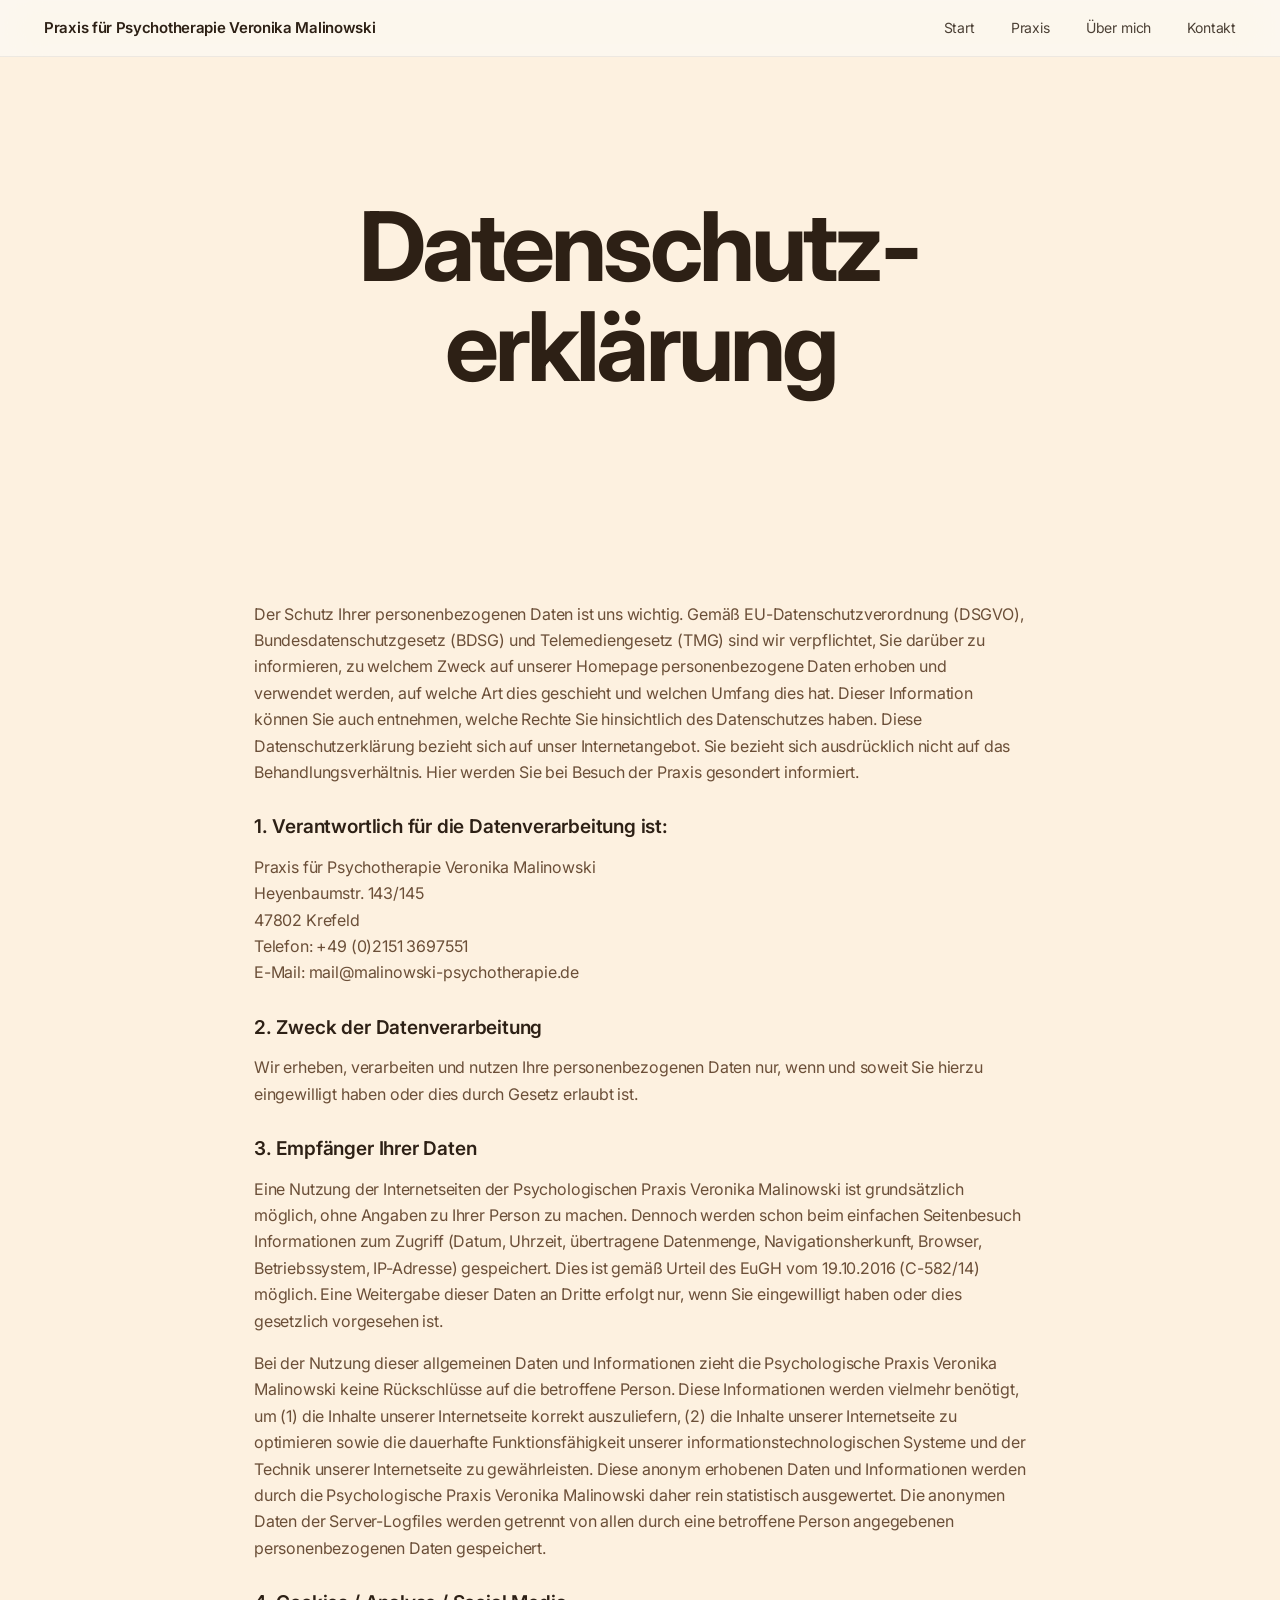
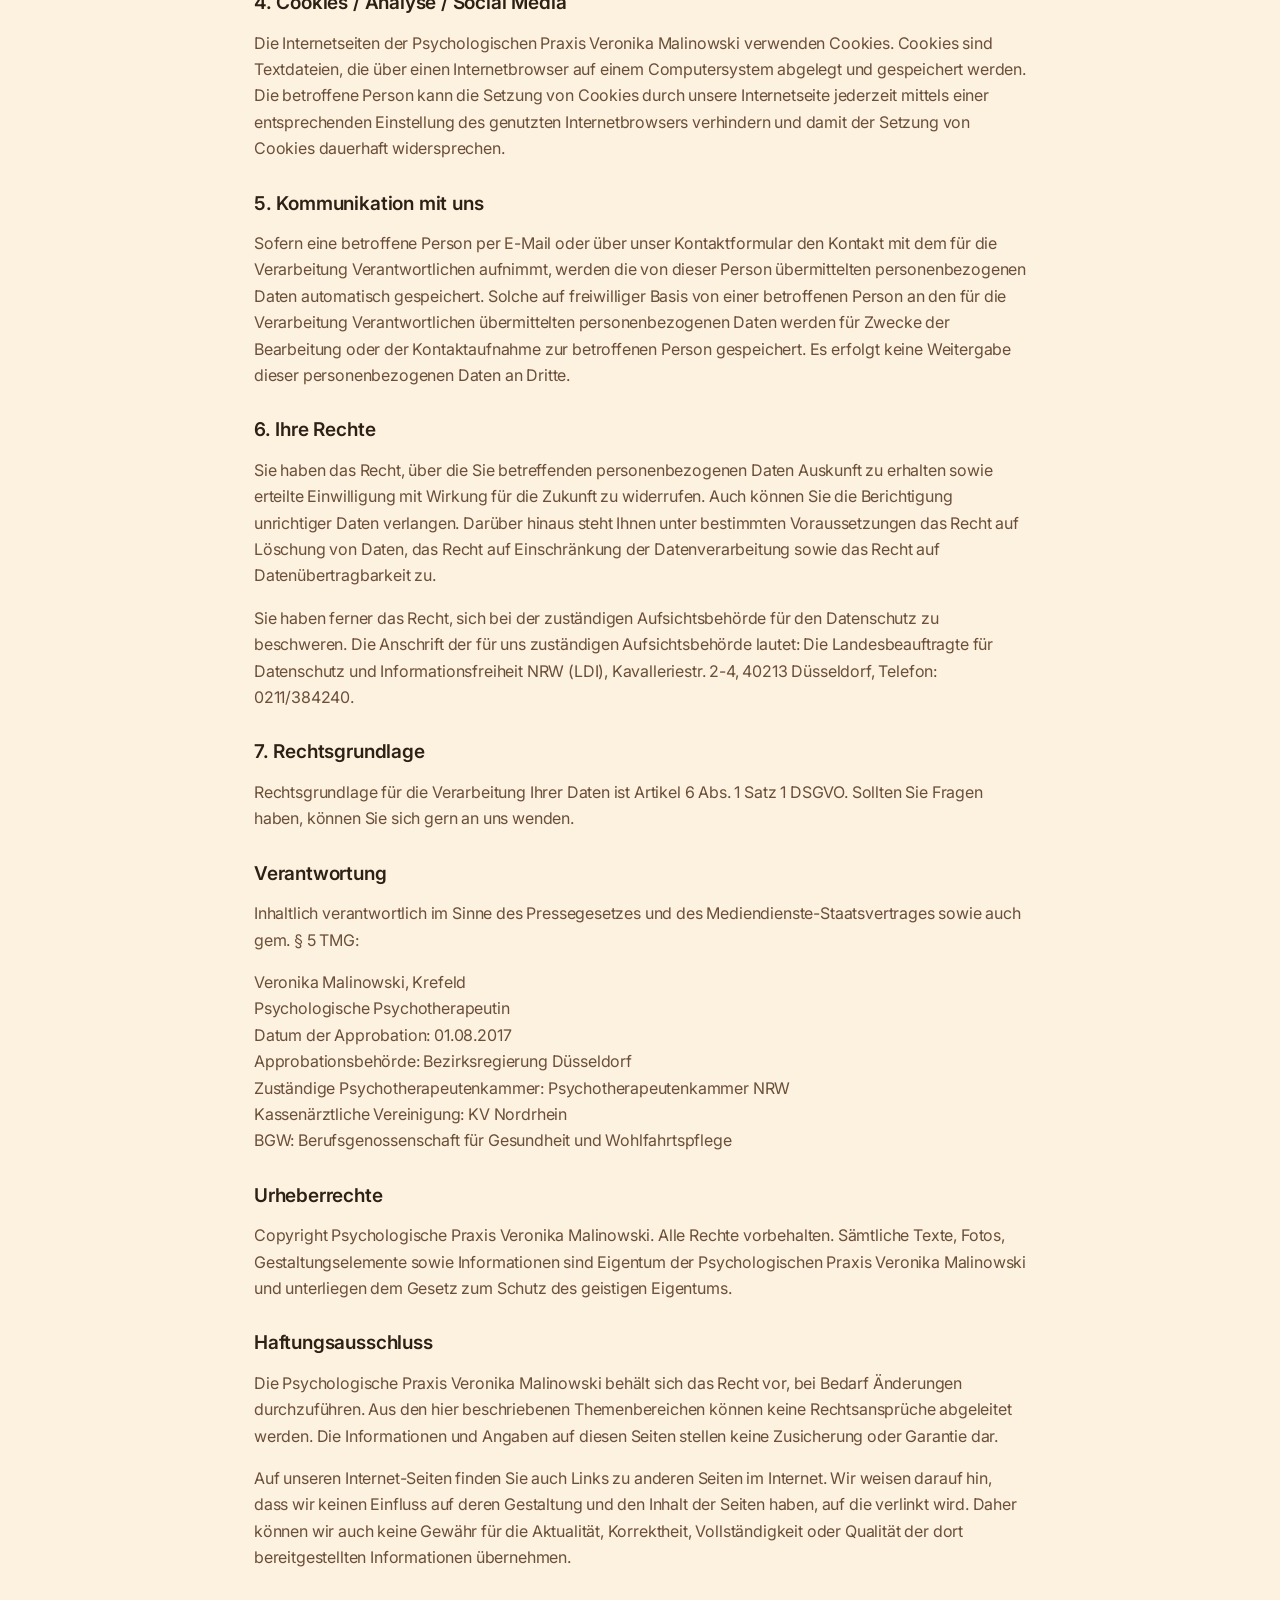
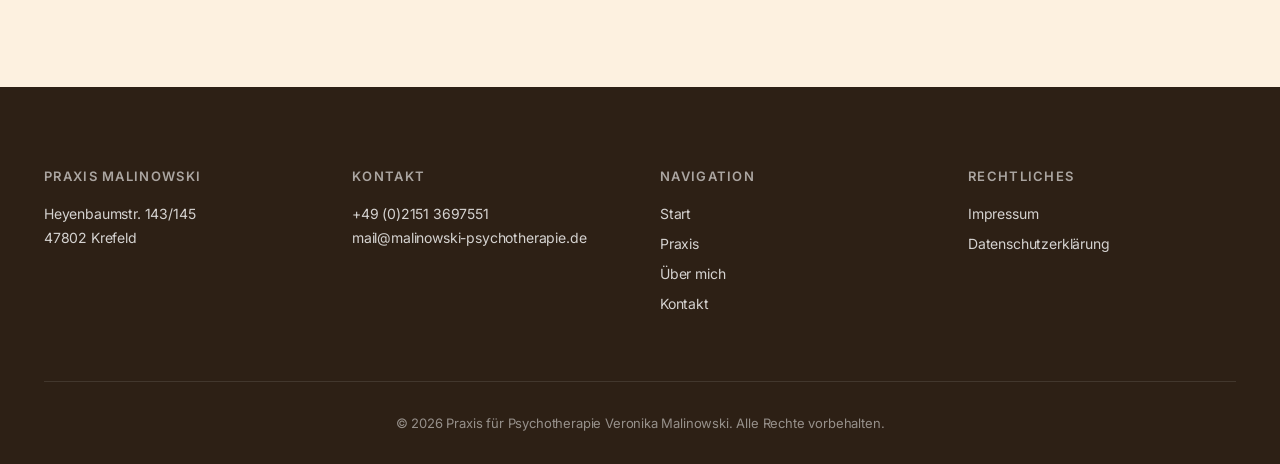
<file: datenschutz.html>
<!DOCTYPE html>
<html lang="de">
<head>
<meta charset="UTF-8">
<meta name="viewport" content="width=device-width, initial-scale=1.0">
<title>Datenschutz – Praxis Malinowski</title>
<link rel="stylesheet" href="styles.css">
<link rel="preconnect" href="https://fonts.googleapis.com">
<link rel="preconnect" href="https://fonts.gstatic.com" crossorigin>
<link rel="stylesheet" href="https://fonts.googleapis.com/css2?family=Inter:wght@300;400;500;600;700&display=swap">
</head>
<body>

<nav class="nav">
  <div class="nav-inner">
    <a href="index.html" class="nav-brand">Praxis für Psychotherapie Veronika Malinowski</a>
    <button class="nav-toggle" aria-label="Menü"><span></span><span></span><span></span></button>
    <ul class="nav-links">
      <li><a href="index.html">Start</a></li>
      <li><a href="praxis.html">Praxis</a></li>
      <li><a href="ueber-mich.html">Über mich</a></li>
      <li><a href="kontakt.html">Kontakt</a></li>
    </ul>
  </div>
</nav>

<section class="page-hero">
  <div class="container container-narrow text-center">
    <h1 class="display-large">Datenschutz&shy;erklärung</h1>
  </div>
</section>

<section class="section">
  <div class="container container-narrow">
    <div class="legal-content">
      <p>Der Schutz Ihrer personenbezogenen Daten ist uns wichtig. Gemäß EU-Datenschutzverordnung (DSGVO), Bundesdatenschutzgesetz (BDSG) und Telemediengesetz (TMG) sind wir verpflichtet, Sie darüber zu informieren, zu welchem Zweck auf unserer Homepage personenbezogene Daten erhoben und verwendet werden, auf welche Art dies geschieht und welchen Umfang dies hat. Dieser Information können Sie auch entnehmen, welche Rechte Sie hinsichtlich des Datenschutzes haben. Diese Datenschutzerklärung bezieht sich auf unser Internetangebot. Sie bezieht sich ausdrücklich nicht auf das Behandlungsverhältnis. Hier werden Sie bei Besuch der Praxis gesondert informiert.</p>

      <h3>1. Verantwortlich für die Datenverarbeitung ist:</h3>
      <p>Praxis für Psychotherapie Veronika Malinowski<br>
      Heyenbaumstr. 143/145<br>
      47802 Krefeld<br>
      Telefon: +49 (0)2151 3697551<br>
      E-Mail: mail@malinowski-psychotherapie.de</p>

      <h3>2. Zweck der Datenverarbeitung</h3>
      <p>Wir erheben, verarbeiten und nutzen Ihre personenbezogenen Daten nur, wenn und soweit Sie hierzu eingewilligt haben oder dies durch Gesetz erlaubt ist.</p>

      <h3>3. Empfänger Ihrer Daten</h3>
      <p>Eine Nutzung der Internetseiten der Psychologischen Praxis Veronika Malinowski ist grundsätzlich möglich, ohne Angaben zu Ihrer Person zu machen. Dennoch werden schon beim einfachen Seitenbesuch Informationen zum Zugriff (Datum, Uhrzeit, übertragene Datenmenge, Navigationsherkunft, Browser, Betriebssystem, IP-Adresse) gespeichert. Dies ist gemäß Urteil des EuGH vom 19.10.2016 (C-582/14) möglich. Eine Weitergabe dieser Daten an Dritte erfolgt nur, wenn Sie eingewilligt haben oder dies gesetzlich vorgesehen ist.</p>
      <p>Bei der Nutzung dieser allgemeinen Daten und Informationen zieht die Psychologische Praxis Veronika Malinowski keine Rückschlüsse auf die betroffene Person. Diese Informationen werden vielmehr benötigt, um (1) die Inhalte unserer Internetseite korrekt auszuliefern, (2) die Inhalte unserer Internetseite zu optimieren sowie die dauerhafte Funktionsfähigkeit unserer informationstechnologischen Systeme und der Technik unserer Internetseite zu gewährleisten. Diese anonym erhobenen Daten und Informationen werden durch die Psychologische Praxis Veronika Malinowski daher rein statistisch ausgewertet. Die anonymen Daten der Server-Logfiles werden getrennt von allen durch eine betroffene Person angegebenen personenbezogenen Daten gespeichert.</p>

      <h3>4. Cookies / Analyse / Social Media</h3>
      <p>Die Internetseiten der Psychologischen Praxis Veronika Malinowski verwenden Cookies. Cookies sind Textdateien, die über einen Internetbrowser auf einem Computersystem abgelegt und gespeichert werden. Die betroffene Person kann die Setzung von Cookies durch unsere Internetseite jederzeit mittels einer entsprechenden Einstellung des genutzten Internetbrowsers verhindern und damit der Setzung von Cookies dauerhaft widersprechen.</p>

      <h3>5. Kommunikation mit uns</h3>
      <p>Sofern eine betroffene Person per E-Mail oder über unser Kontaktformular den Kontakt mit dem für die Verarbeitung Verantwortlichen aufnimmt, werden die von dieser Person übermittelten personenbezogenen Daten automatisch gespeichert. Solche auf freiwilliger Basis von einer betroffenen Person an den für die Verarbeitung Verantwortlichen übermittelten personenbezogenen Daten werden für Zwecke der Bearbeitung oder der Kontaktaufnahme zur betroffenen Person gespeichert. Es erfolgt keine Weitergabe dieser personenbezogenen Daten an Dritte.</p>

      <h3>6. Ihre Rechte</h3>
      <p>Sie haben das Recht, über die Sie betreffenden personenbezogenen Daten Auskunft zu erhalten sowie erteilte Einwilligung mit Wirkung für die Zukunft zu widerrufen. Auch können Sie die Berichtigung unrichtiger Daten verlangen. Darüber hinaus steht Ihnen unter bestimmten Voraussetzungen das Recht auf Löschung von Daten, das Recht auf Einschränkung der Datenverarbeitung sowie das Recht auf Datenübertragbarkeit zu.</p>
      <p>Sie haben ferner das Recht, sich bei der zuständigen Aufsichtsbehörde für den Datenschutz zu beschweren. Die Anschrift der für uns zuständigen Aufsichtsbehörde lautet: Die Landesbeauftragte für Datenschutz und Informationsfreiheit NRW (LDI), Kavalleriestr. 2-4, 40213 Düsseldorf, Telefon: 0211/384240.</p>

      <h3>7. Rechtsgrundlage</h3>
      <p>Rechtsgrundlage für die Verarbeitung Ihrer Daten ist Artikel 6 Abs. 1 Satz 1 DSGVO. Sollten Sie Fragen haben, können Sie sich gern an uns wenden.</p>

      <h3>Verantwortung</h3>
      <p>Inhaltlich verantwortlich im Sinne des Pressegesetzes und des Mediendienste-Staatsvertrages sowie auch gem. § 5 TMG:</p>
      <p>Veronika Malinowski, Krefeld<br>
      Psychologische Psychotherapeutin<br>
      Datum der Approbation: 01.08.2017<br>
      Approbationsbehörde: Bezirksregierung Düsseldorf<br>
      Zuständige Psychotherapeutenkammer: Psychotherapeutenkammer NRW<br>
      Kassenärztliche Vereinigung: KV Nordrhein<br>
      BGW: Berufsgenossenschaft für Gesundheit und Wohlfahrtspflege</p>

      <h3>Urheberrechte</h3>
      <p>Copyright Psychologische Praxis Veronika Malinowski. Alle Rechte vorbehalten. Sämtliche Texte, Fotos, Gestaltungselemente sowie Informationen sind Eigentum der Psychologischen Praxis Veronika Malinowski und unterliegen dem Gesetz zum Schutz des geistigen Eigentums.</p>

      <h3>Haftungsausschluss</h3>
      <p>Die Psychologische Praxis Veronika Malinowski behält sich das Recht vor, bei Bedarf Änderungen durchzuführen. Aus den hier beschriebenen Themenbereichen können keine Rechtsansprüche abgeleitet werden. Die Informationen und Angaben auf diesen Seiten stellen keine Zusicherung oder Garantie dar.</p>
      <p>Auf unseren Internet-Seiten finden Sie auch Links zu anderen Seiten im Internet. Wir weisen darauf hin, dass wir keinen Einfluss auf deren Gestaltung und den Inhalt der Seiten haben, auf die verlinkt wird. Daher können wir auch keine Gewähr für die Aktualität, Korrektheit, Vollständigkeit oder Qualität der dort bereitgestellten Informationen übernehmen.</p>
    </div>
  </div>
</section>

<footer class="footer">
  <div class="container">
    <div class="footer-grid">
      <div>
        <h4>Praxis Malinowski</h4>
        <p>Heyenbaumstr. 143/145<br>47802 Krefeld</p>
      </div>
      <div>
        <h4>Kontakt</h4>
        <p>+49 (0)2151 3697551<br>mail@malinowski-psychotherapie.de</p>
      </div>
      <div>
        <h4>Navigation</h4>
        <ul>
          <li><a href="index.html">Start</a></li>
          <li><a href="praxis.html">Praxis</a></li>
          <li><a href="ueber-mich.html">Über mich</a></li>
          <li><a href="kontakt.html">Kontakt</a></li>
        </ul>
      </div>
      <div>
        <h4>Rechtliches</h4>
        <ul>
          <li><a href="impressum.html">Impressum</a></li>
          <li><a href="datenschutz.html">Datenschutzerklärung</a></li>
        </ul>
      </div>
    </div>
    <div class="footer-bottom">
      <p>© <span id="year"></span> Praxis für Psychotherapie Veronika Malinowski. Alle Rechte vorbehalten.</p>
    </div>
  </div>
</footer>

<script src="script.js"></script>
</body>
</html>
</file>
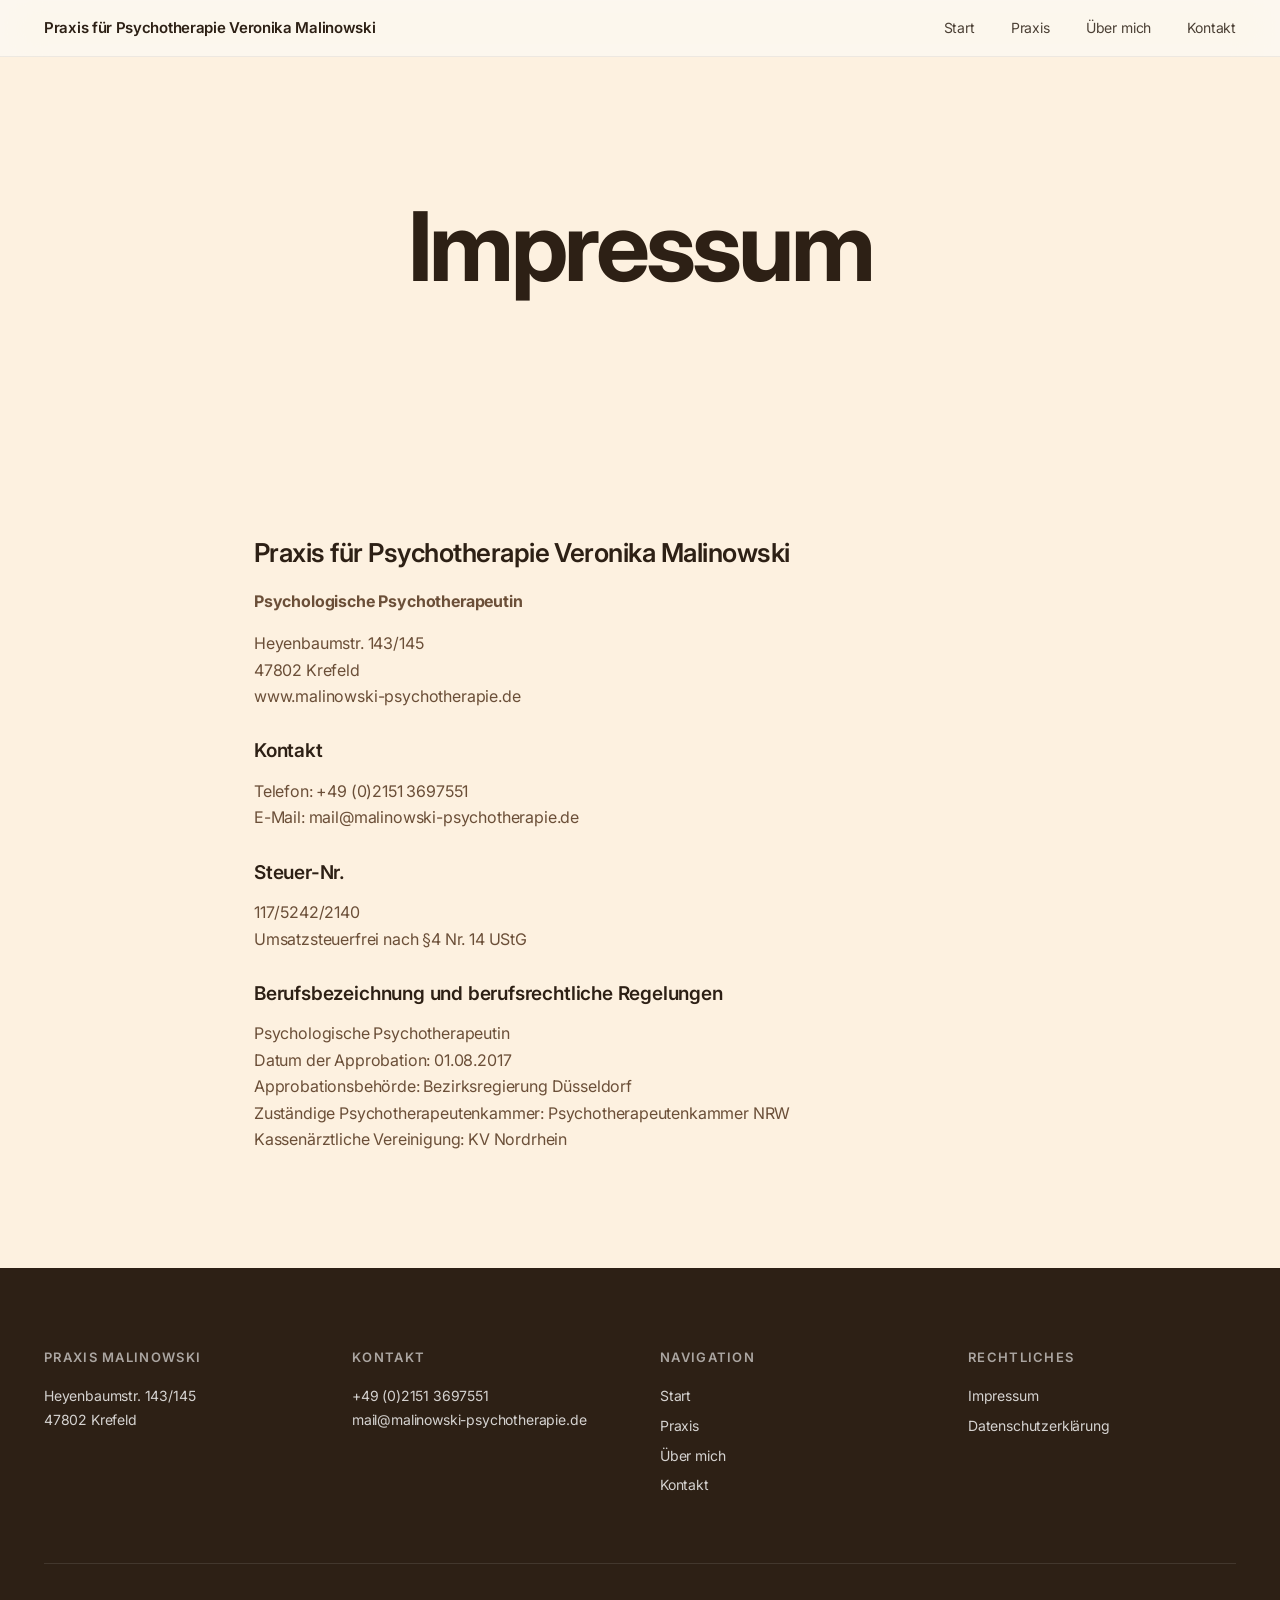
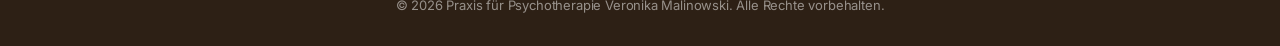
<file: impressum.html>
<!DOCTYPE html>
<html lang="de">
<head>
<meta charset="UTF-8">
<meta name="viewport" content="width=device-width, initial-scale=1.0">
<title>Impressum – Praxis Malinowski</title>
<link rel="stylesheet" href="styles.css">
<link rel="preconnect" href="https://fonts.googleapis.com">
<link rel="preconnect" href="https://fonts.gstatic.com" crossorigin>
<link rel="stylesheet" href="https://fonts.googleapis.com/css2?family=Inter:wght@300;400;500;600;700&display=swap">
</head>
<body>

<nav class="nav">
  <div class="nav-inner">
    <a href="index.html" class="nav-brand">Praxis für Psychotherapie Veronika Malinowski</a>
    <button class="nav-toggle" aria-label="Menü"><span></span><span></span><span></span></button>
    <ul class="nav-links">
      <li><a href="index.html">Start</a></li>
      <li><a href="praxis.html">Praxis</a></li>
      <li><a href="ueber-mich.html">Über mich</a></li>
      <li><a href="kontakt.html">Kontakt</a></li>
    </ul>
  </div>
</nav>

<section class="page-hero">
  <div class="container container-narrow text-center">
    <h1 class="display-large">Impressum</h1>
  </div>
</section>

<section class="section">
  <div class="container container-narrow">
    <div class="legal-content">
      <h2>Praxis für Psychotherapie Veronika Malinowski</h2>
      <p><strong>Psychologische Psychotherapeutin</strong></p>
      <p>Heyenbaumstr. 143/145<br>47802 Krefeld<br>www.malinowski-psychotherapie.de</p>

      <h3>Kontakt</h3>
      <p>Telefon: +49 (0)2151 3697551<br>E-Mail: mail@malinowski-psychotherapie.de</p>

      <h3>Steuer-Nr.</h3>
      <p>117/5242/2140<br>Umsatzsteuerfrei nach §4 Nr. 14 UStG</p>

      <h3>Berufsbezeichnung und berufsrechtliche Regelungen</h3>
      <p>Psychologische Psychotherapeutin<br>
      Datum der Approbation: 01.08.2017<br>
      Approbationsbehörde: Bezirksregierung Düsseldorf<br>
      Zuständige Psychotherapeutenkammer: Psychotherapeutenkammer NRW<br>
      Kassenärztliche Vereinigung: KV Nordrhein</p>
    </div>
  </div>
</section>

<footer class="footer">
  <div class="container">
    <div class="footer-grid">
      <div>
        <h4>Praxis Malinowski</h4>
        <p>Heyenbaumstr. 143/145<br>47802 Krefeld</p>
      </div>
      <div>
        <h4>Kontakt</h4>
        <p>+49 (0)2151 3697551<br>mail@malinowski-psychotherapie.de</p>
      </div>
      <div>
        <h4>Navigation</h4>
        <ul>
          <li><a href="index.html">Start</a></li>
          <li><a href="praxis.html">Praxis</a></li>
          <li><a href="ueber-mich.html">Über mich</a></li>
          <li><a href="kontakt.html">Kontakt</a></li>
        </ul>
      </div>
      <div>
        <h4>Rechtliches</h4>
        <ul>
          <li><a href="impressum.html">Impressum</a></li>
          <li><a href="datenschutz.html">Datenschutzerklärung</a></li>
        </ul>
      </div>
    </div>
    <div class="footer-bottom">
      <p>© <span id="year"></span> Praxis für Psychotherapie Veronika Malinowski. Alle Rechte vorbehalten.</p>
    </div>
  </div>
</footer>

<script src="script.js"></script>
</body>
</html>
</file>
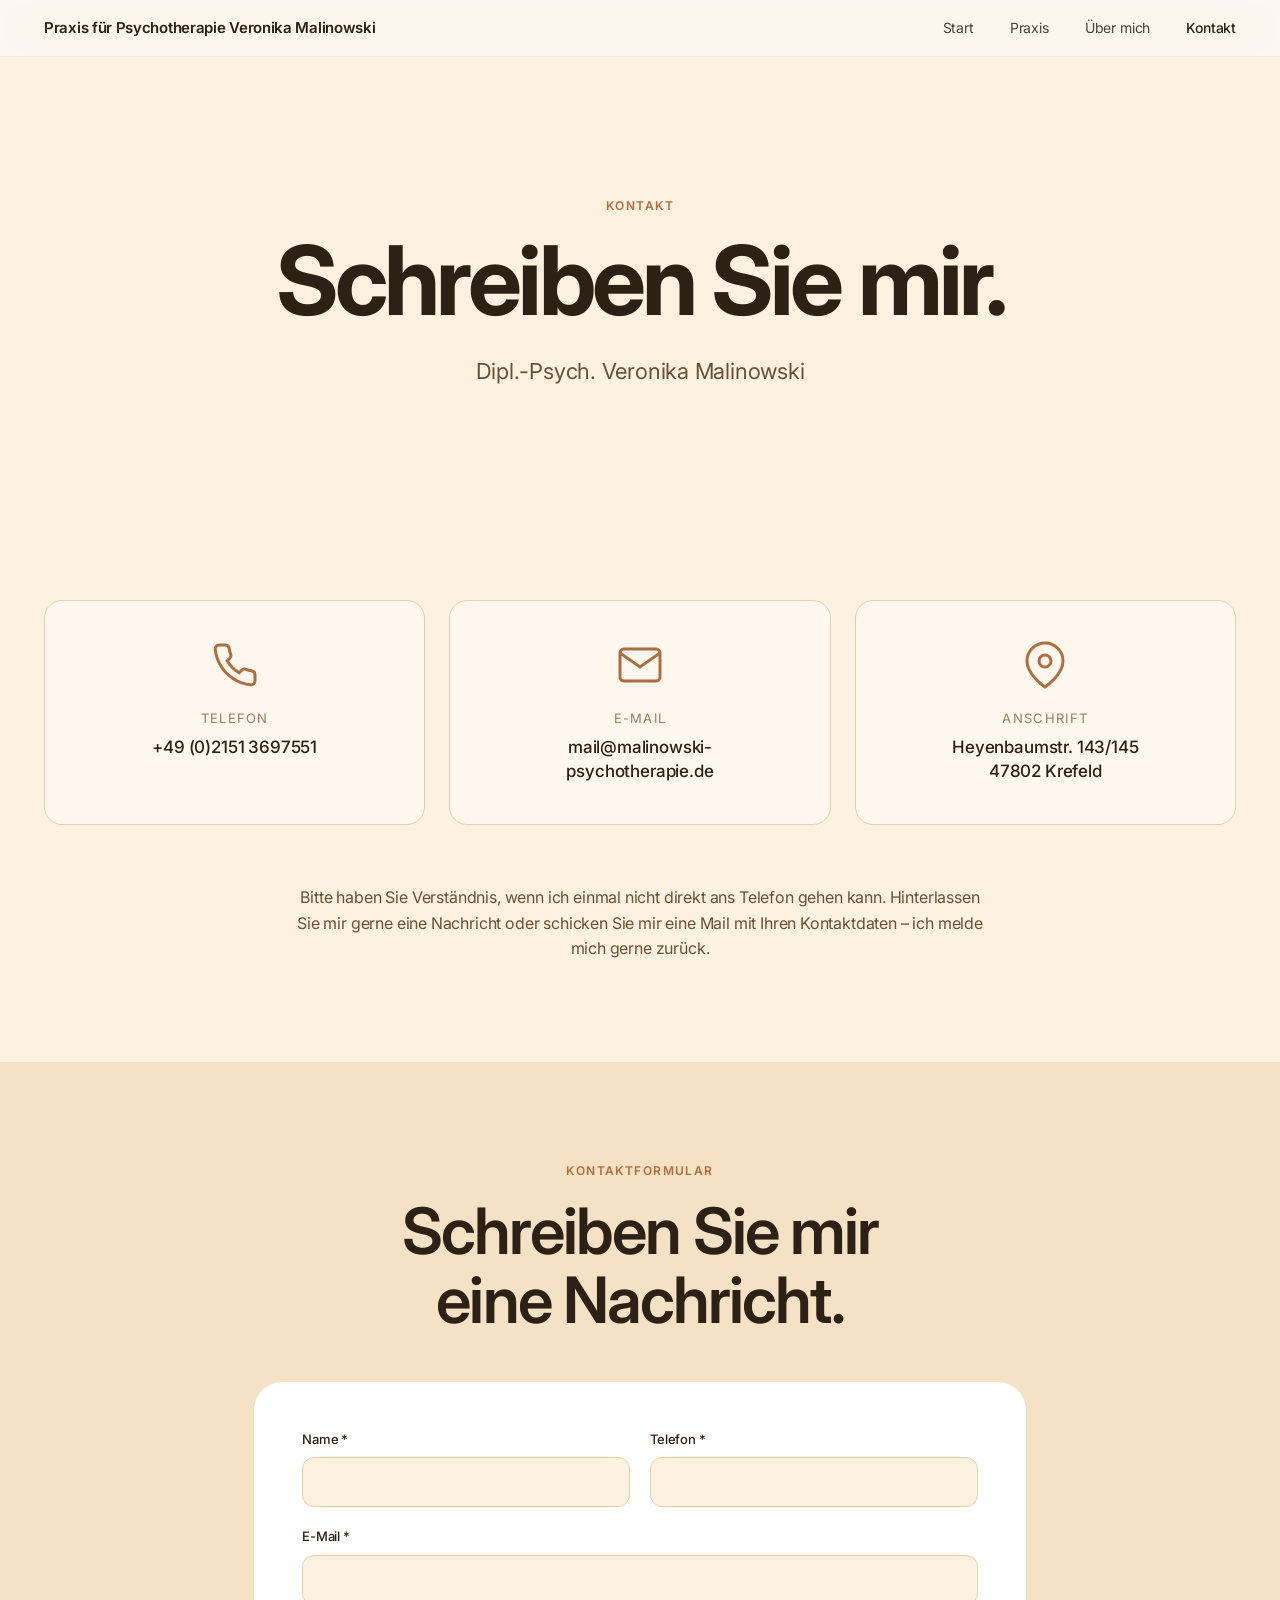
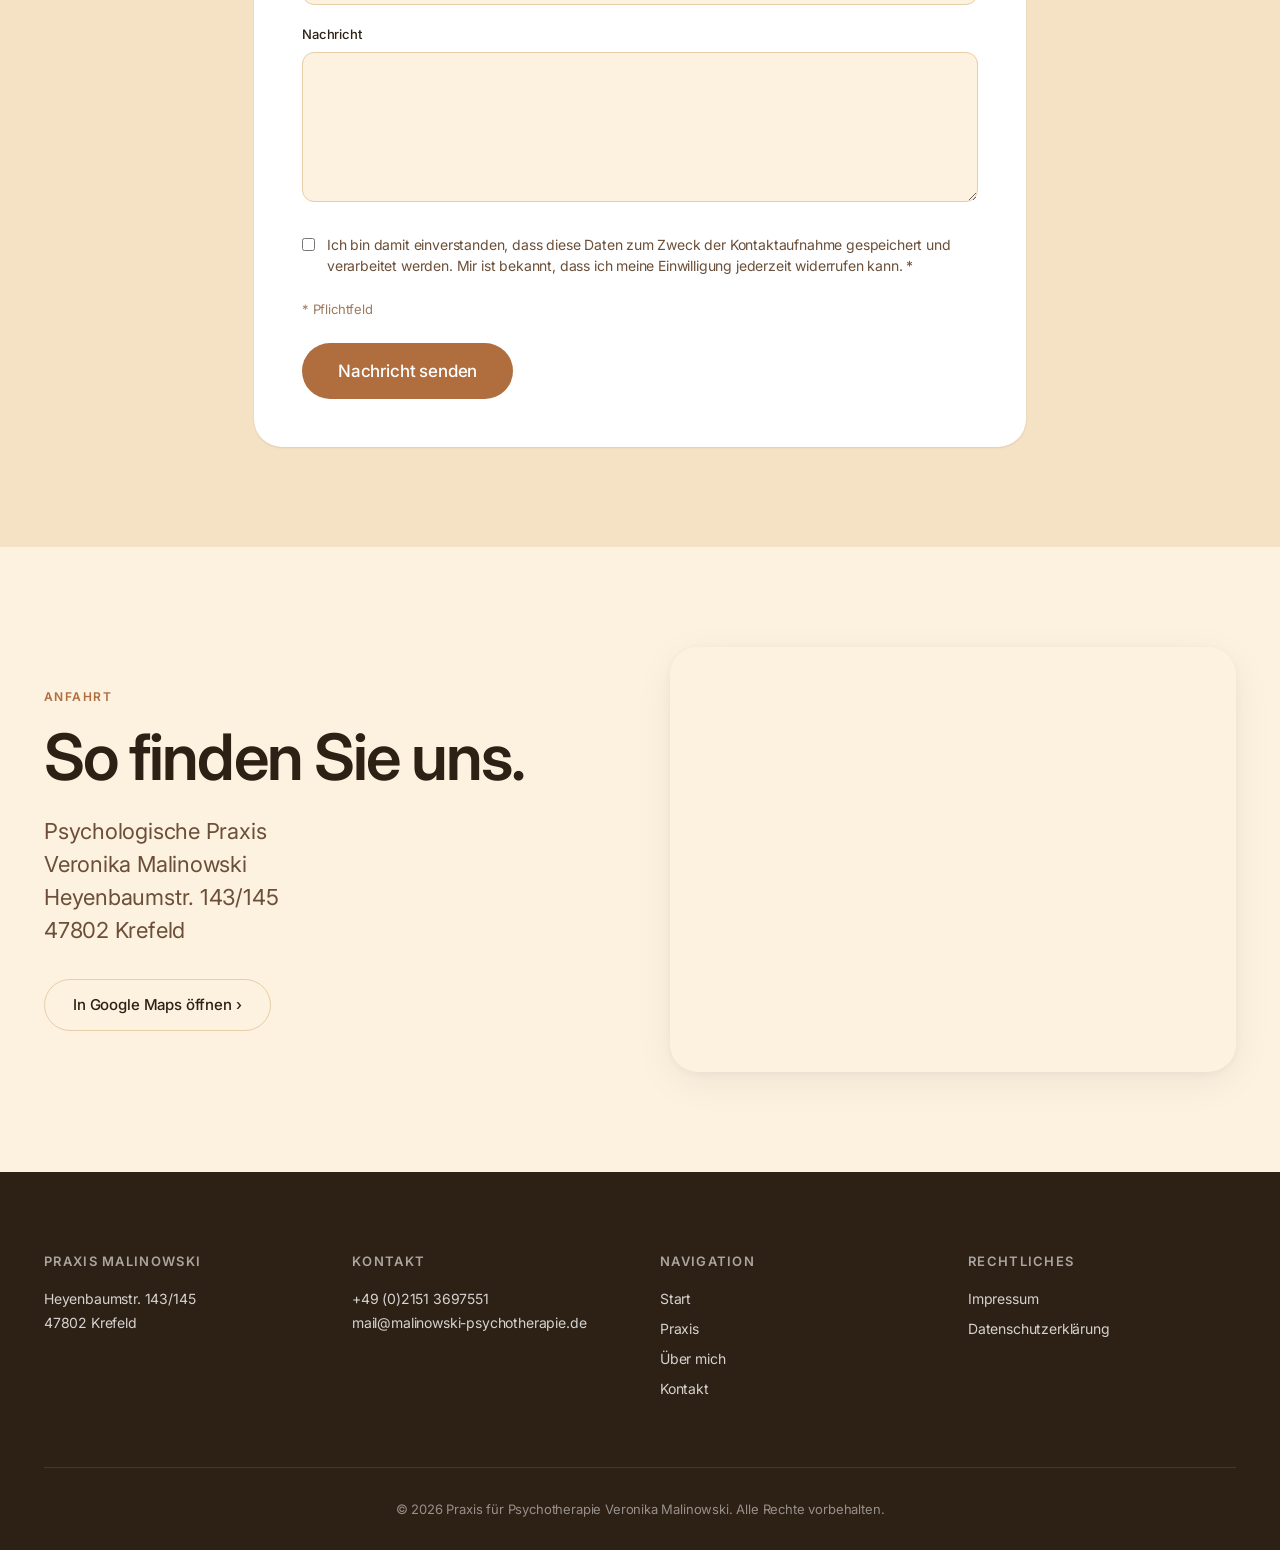
<file: kontakt.html>
<!DOCTYPE html>
<html lang="de">
<head>
<meta charset="UTF-8">
<meta name="viewport" content="width=device-width, initial-scale=1.0">
<meta name="description" content="Kontakt zur Praxis für Psychotherapie Veronika Malinowski in Krefeld – Telefon, E-Mail und Anfahrt.">
<title>Kontakt – Praxis Malinowski</title>
<link rel="stylesheet" href="styles.css">
<link rel="preconnect" href="https://fonts.googleapis.com">
<link rel="preconnect" href="https://fonts.gstatic.com" crossorigin>
<link rel="stylesheet" href="https://fonts.googleapis.com/css2?family=Inter:wght@300;400;500;600;700&display=swap">
</head>
<body>

<nav class="nav">
  <div class="nav-inner">
    <a href="index.html" class="nav-brand">Praxis für Psychotherapie Veronika Malinowski</a>
    <button class="nav-toggle" aria-label="Menü"><span></span><span></span><span></span></button>
    <ul class="nav-links">
      <li><a href="index.html">Start</a></li>
      <li><a href="praxis.html">Praxis</a></li>
      <li><a href="ueber-mich.html">Über mich</a></li>
      <li><a href="kontakt.html" class="active">Kontakt</a></li>
    </ul>
  </div>
</nav>

<!-- HERO -->
<section class="page-hero">
  <div class="container container-narrow text-center">
    <p class="eyebrow">Kontakt</p>
    <h1 class="display-large">Schreiben Sie mir.</h1>
    <p class="lead">Dipl.-Psych. Veronika Malinowski</p>
  </div>
</section>

<!-- KONTAKT-KACHELN -->
<section class="section">
  <div class="container">
    <div class="contact-tiles">
      <a href="tel:+4921513697551" class="contact-tile">
        <div class="contact-icon">
          <svg viewBox="0 0 24 24" fill="none" stroke="currentColor" stroke-width="1.5"><path d="M22 16.92v3a2 2 0 0 1-2.18 2 19.79 19.79 0 0 1-8.63-3.07 19.5 19.5 0 0 1-6-6 19.79 19.79 0 0 1-3.07-8.67A2 2 0 0 1 4.11 2h3a2 2 0 0 1 2 1.72c.13.96.36 1.91.7 2.81a2 2 0 0 1-.45 2.11L8.09 9.91a16 16 0 0 0 6 6l1.27-1.27a2 2 0 0 1 2.11-.45c.9.34 1.85.57 2.81.7A2 2 0 0 1 22 16.92z"/></svg>
        </div>
        <p class="contact-label">Telefon</p>
        <p class="contact-value">+49 (0)2151 3697551</p>
      </a>

      <a href="mailto:mail@malinowski-psychotherapie.de" class="contact-tile">
        <div class="contact-icon">
          <svg viewBox="0 0 24 24" fill="none" stroke="currentColor" stroke-width="1.5"><path d="M4 4h16c1.1 0 2 .9 2 2v12c0 1.1-.9 2-2 2H4c-1.1 0-2-.9-2-2V6c0-1.1.9-2 2-2z"/><path d="m22 6-10 7L2 6"/></svg>
        </div>
        <p class="contact-label">E-Mail</p>
        <p class="contact-value">mail@malinowski-<br>psychotherapie.de</p>
      </a>

      <a href="https://www.google.com/maps/place/Kamphof/@51.359708,6.582927,17z" target="_blank" rel="noopener" class="contact-tile">
        <div class="contact-icon">
          <svg viewBox="0 0 24 24" fill="none" stroke="currentColor" stroke-width="1.5"><path d="M21 10c0 7-9 13-9 13s-9-6-9-13a9 9 0 0 1 18 0z"/><circle cx="12" cy="10" r="3"/></svg>
        </div>
        <p class="contact-label">Anschrift</p>
        <p class="contact-value">Heyenbaumstr. 143/145<br>47802 Krefeld</p>
      </a>
    </div>

    <p class="contact-note">Bitte haben Sie Verständnis, wenn ich einmal nicht direkt ans Telefon gehen kann. Hinterlassen Sie mir gerne eine Nachricht oder schicken Sie mir eine Mail mit Ihren Kontaktdaten – ich melde mich gerne zurück.</p>
  </div>
</section>

<!-- KONTAKTFORMULAR -->
<section class="section section-light">
  <div class="container container-narrow">
    <p class="eyebrow text-center">Kontaktformular</p>
    <h2 class="display text-center">Schreiben Sie mir<br>eine Nachricht.</h2>

    <!-- Erfolgs- / Fehlermeldung -->
    <div id="form-status"></div>

    <form class="contact-form" action="mail.php" method="post">
      <div class="form-row">
        <div class="form-field">
          <label for="name">Name *</label>
          <input type="text" id="name" name="Name" required>
        </div>
        <div class="form-field">
          <label for="telefon">Telefon *</label>
          <input type="tel" id="telefon" name="Telefon" required>
        </div>
      </div>

      <div class="form-field">
        <label for="email">E-Mail *</label>
        <input type="email" id="email" name="E-Mail" required>
      </div>

      <div class="form-field">
        <label for="nachricht">Nachricht</label>
        <textarea id="nachricht" name="Nachricht" rows="6"></textarea>
      </div>

      <div class="form-checkbox">
        <input type="checkbox" id="dsgvo" name="DSGVO" required>
        <label for="dsgvo">Ich bin damit einverstanden, dass diese Daten zum Zweck der Kontaktaufnahme gespeichert und verarbeitet werden. Mir ist bekannt, dass ich meine Einwilligung jederzeit widerrufen kann. *</label>
      </div>

      <p class="form-meta">* Pflichtfeld</p>

      <button type="submit" class="btn btn-primary btn-large">Nachricht senden</button>
    </form>
  </div>
</section>
<!-- ANFAHRT -->
<section class="section">
  <div class="container">
    <div class="anfahrt-grid">
      <div>
        <p class="eyebrow">Anfahrt</p>
        <h2 class="display">So finden Sie uns.</h2>
        <p class="lead">
          Psychologische Praxis<br>
          Veronika Malinowski<br>
          Heyenbaumstr. 143/145<br>
          47802 Krefeld
        </p>
        <a href="https://www.google.com/maps/place/Kamphof/@51.359708,6.582927,17z" target="_blank" rel="noopener" class="btn btn-secondary">In Google Maps öffnen ›</a>
      </div>
      <div class="map-wrapper">
        <iframe
          src="https://www.openstreetmap.org/export/embed.html?bbox=6.5759%2C51.3567%2C6.5899%2C51.3627&amp;layer=mapnik&amp;marker=51.359708%2C6.582927"
          loading="lazy"
          referrerpolicy="no-referrer-when-downgrade"
          title="Karte Praxisstandort Kamphof Krefeld">
        </iframe>
      </div>
    </div>
  </div>
</section>

<footer class="footer">
  <div class="container">
    <div class="footer-grid">
      <div>
        <h4>Praxis Malinowski</h4>
        <p>Heyenbaumstr. 143/145<br>47802 Krefeld</p>
      </div>
      <div>
        <h4>Kontakt</h4>
        <p>+49 (0)2151 3697551<br>mail@malinowski-psychotherapie.de</p>
      </div>
      <div>
        <h4>Navigation</h4>
        <ul>
          <li><a href="index.html">Start</a></li>
          <li><a href="praxis.html">Praxis</a></li>
          <li><a href="ueber-mich.html">Über mich</a></li>
          <li><a href="kontakt.html">Kontakt</a></li>
        </ul>
      </div>
      <div>
        <h4>Rechtliches</h4>
        <ul>
          <li><a href="impressum.html">Impressum</a></li>
          <li><a href="datenschutz.html">Datenschutzerklärung</a></li>
        </ul>
      </div>
    </div>
    <div class="footer-bottom">
      <p>© <span id="year"></span> Praxis für Psychotherapie Veronika Malinowski. Alle Rechte vorbehalten.</p>
    </div>
  </div>
</footer>

<script src="script.js"></script>
</body>
</html>
</file>
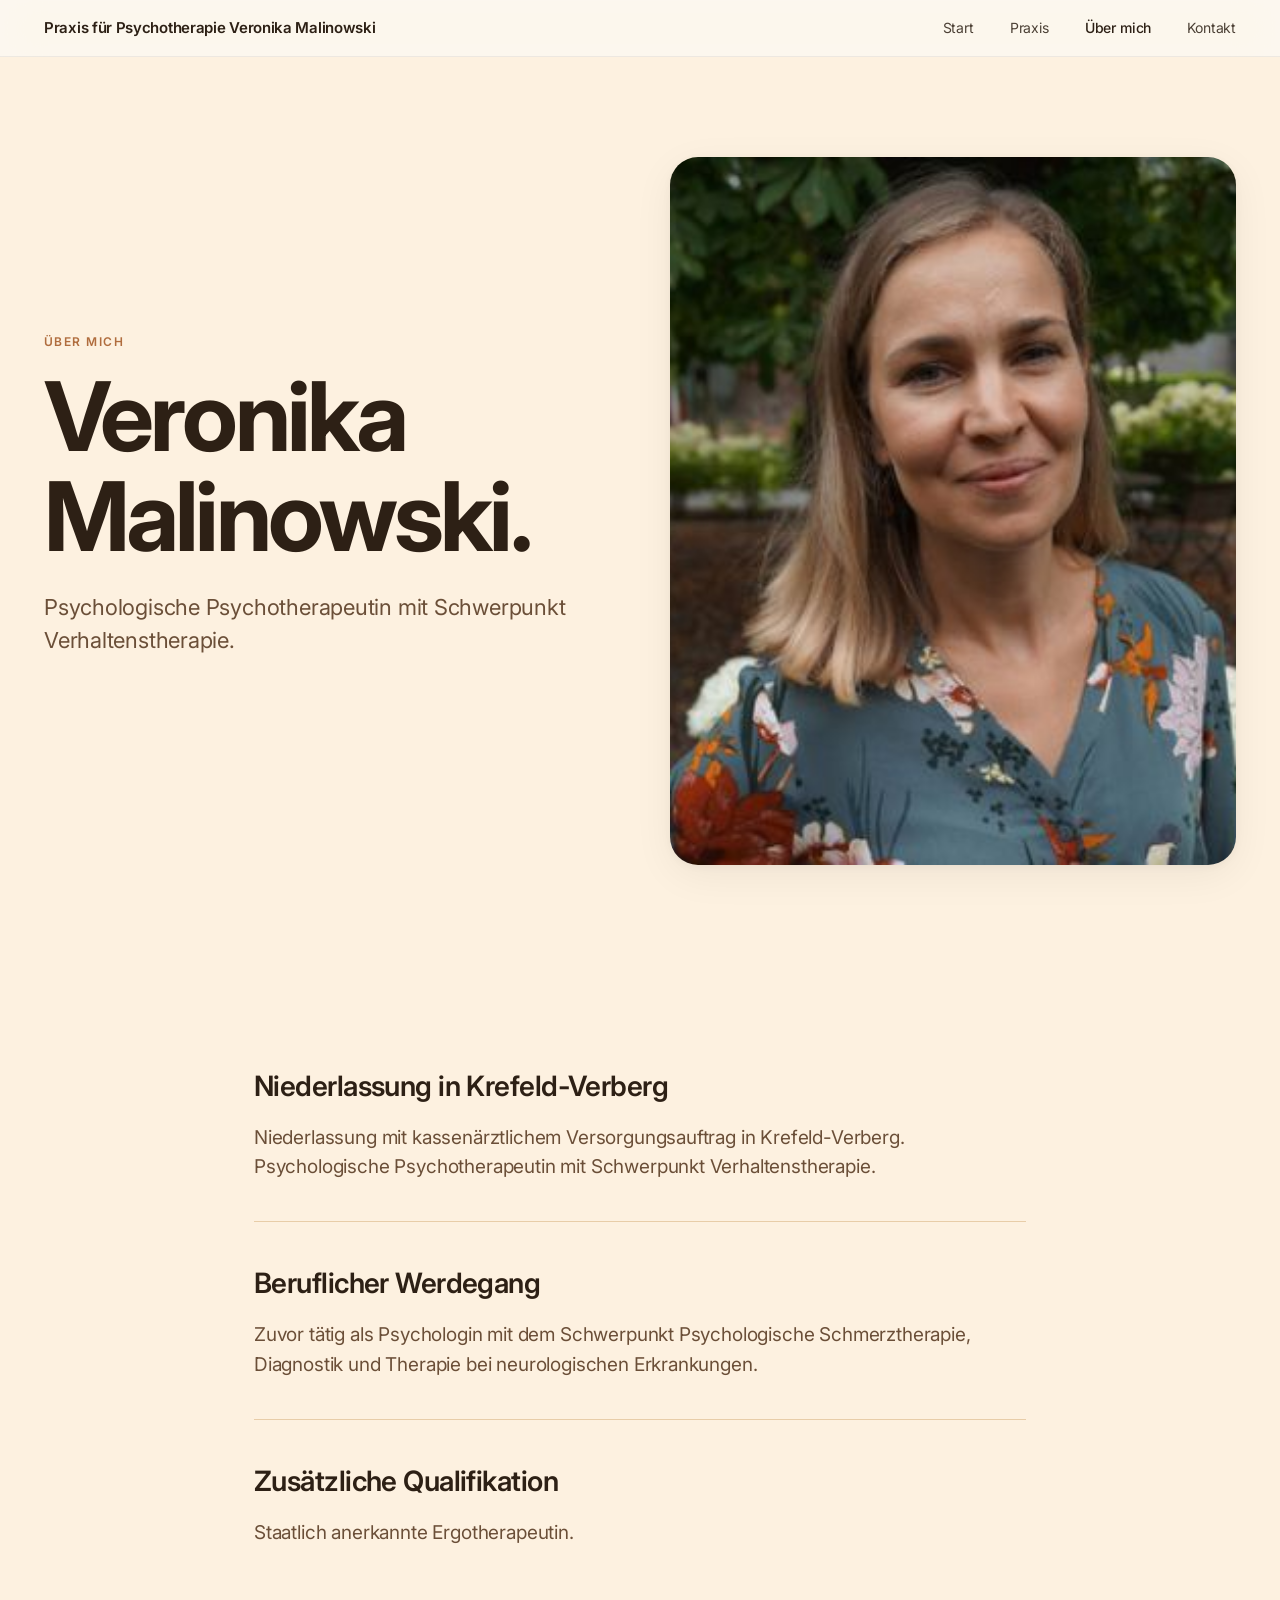
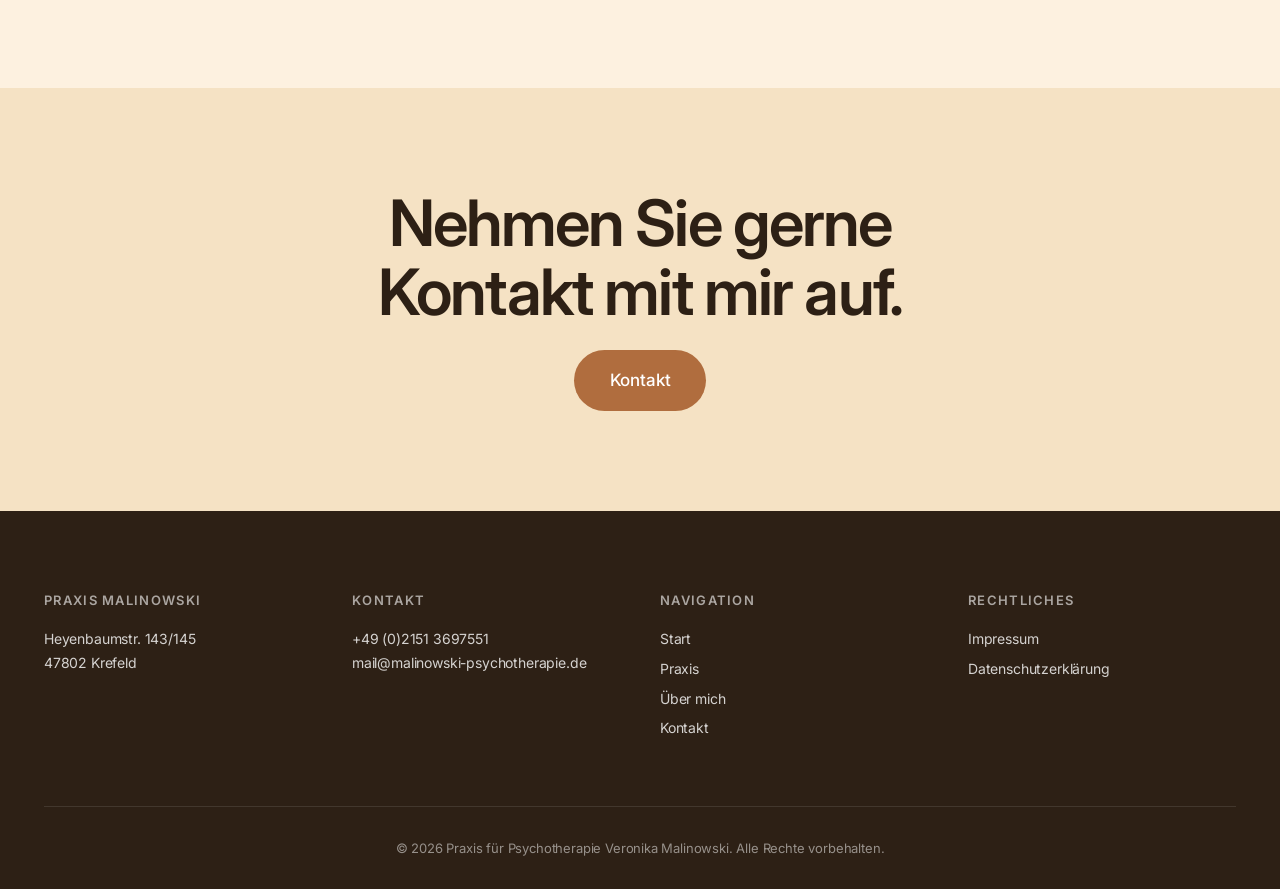
<file: ueber-mich.html>
<!DOCTYPE html>
<html lang="de">
<head>
<meta charset="UTF-8">
<meta name="viewport" content="width=device-width, initial-scale=1.0">
<meta name="description" content="Psychologische Psychotherapeutin Veronika Malinowski – Verhaltenstherapie, kassenärztlicher Versorgungsauftrag in Krefeld-Verberg.">
<title>Über mich – Praxis Malinowski</title>
<link rel="stylesheet" href="styles.css">
<link rel="preconnect" href="https://fonts.googleapis.com">
<link rel="preconnect" href="https://fonts.gstatic.com" crossorigin>
<link rel="stylesheet" href="https://fonts.googleapis.com/css2?family=Inter:wght@300;400;500;600;700&display=swap">
</head>
<body>

<nav class="nav">
  <div class="nav-inner">
    <a href="index.html" class="nav-brand">Praxis für Psychotherapie Veronika Malinowski</a>
    <button class="nav-toggle" aria-label="Menü"><span></span><span></span><span></span></button>
    <ul class="nav-links">
      <li><a href="index.html">Start</a></li>
      <li><a href="praxis.html">Praxis</a></li>
      <li><a href="ueber-mich.html" class="active">Über mich</a></li>
      <li><a href="kontakt.html">Kontakt</a></li>
    </ul>
  </div>
</nav>

<!-- HERO MIT PORTRAIT -->
<section class="about-hero">
  <div class="about-grid">
    <div class="about-text">
      <p class="eyebrow">Über mich</p>
      <h1 class="display-large">Veronika<br>Malinowski.</h1>
      <p class="lead">Psychologische Psychotherapeutin mit Schwerpunkt Verhaltenstherapie.</p>
    </div>
    <div class="about-portrait">
      <img src="images/portrait.jpg" alt="Portrait Veronika Malinowski" loading="eager">
    </div>
  </div>
</section>

<!-- BIO INHALT -->
<section class="section">
  <div class="container container-narrow">
    <div class="bio-block">
      <h2 class="bio-heading">Niederlassung in Krefeld-Verberg</h2>
      <p>Niederlassung mit kassenärztlichem Versorgungsauftrag in Krefeld-Verberg. Psychologische Psychotherapeutin mit Schwerpunkt Verhaltenstherapie.</p>
    </div>

    <div class="divider"></div>

    <div class="bio-block">
      <h2 class="bio-heading">Beruflicher Werdegang</h2>
      <p>Zuvor tätig als Psychologin mit dem Schwerpunkt Psychologische Schmerztherapie, Diagnostik und Therapie bei neurologischen Erkrankungen.</p>
    </div>

    <div class="divider"></div>

    <div class="bio-block">
      <h2 class="bio-heading">Zusätzliche Qualifikation</h2>
      <p>Staatlich anerkannte Ergotherapeutin.</p>
    </div>
  </div>
</section>

<!-- CTA -->
<section class="section section-cta">
  <div class="container container-narrow text-center">
    <h2 class="display">Nehmen Sie gerne<br>Kontakt mit mir auf.</h2>
    <a href="kontakt.html" class="btn btn-primary btn-large">Kontakt</a>
  </div>
</section>

<footer class="footer">
  <div class="container">
    <div class="footer-grid">
      <div>
        <h4>Praxis Malinowski</h4>
        <p>Heyenbaumstr. 143/145<br>47802 Krefeld</p>
      </div>
      <div>
        <h4>Kontakt</h4>
        <p>+49 (0)2151 3697551<br>mail@malinowski-psychotherapie.de</p>
      </div>
      <div>
        <h4>Navigation</h4>
        <ul>
          <li><a href="index.html">Start</a></li>
          <li><a href="praxis.html">Praxis</a></li>
          <li><a href="ueber-mich.html">Über mich</a></li>
          <li><a href="kontakt.html">Kontakt</a></li>
        </ul>
      </div>
      <div>
        <h4>Rechtliches</h4>
        <ul>
          <li><a href="impressum.html">Impressum</a></li>
          <li><a href="datenschutz.html">Datenschutzerklärung</a></li>
        </ul>
      </div>
    </div>
    <div class="footer-bottom">
      <p>© <span id="year"></span> Praxis für Psychotherapie Veronika Malinowski. Alle Rechte vorbehalten.</p>
    </div>
  </div>
</footer>

<script src="script.js"></script>
</body>
</html>
</file>
<file: styles.css>
/* ============================================
   Praxis Malinowski – Apple-inspired Styling
   ============================================ */

:root {
  --bg: #fdf1e0;
  --bg-light: #f5e2c4;
  --bg-section: #ffffff;
  --text: #2d2015;
  --text-muted: #6b4f38;
  --text-soft: #9e7a5e;
  --accent: #b06d3e;
  --accent-dark: #8a5230;
  --border: #e8cda8;
  --card-bg: #fff8ee;

  --font: -apple-system, BlinkMacSystemFont, 'Inter', 'SF Pro Display', 'Segoe UI', Roboto, sans-serif;

  --radius: 18px;
  --radius-lg: 28px;
  --shadow-sm: 0 1px 3px rgba(0,0,0,0.04), 0 1px 2px rgba(0,0,0,0.06);
  --shadow: 0 10px 40px rgba(0,0,0,0.06), 0 2px 8px rgba(0,0,0,0.04);

  --container: 1240px;
  --container-narrow: 820px;

  --ease: cubic-bezier(0.28, 0.11, 0.32, 1);
}

* { box-sizing: border-box; margin: 0; padding: 0; }

html { scroll-behavior: smooth; -webkit-font-smoothing: antialiased; -moz-osx-font-smoothing: grayscale; }

body {
  font-family: var(--font);
  background: var(--bg);
  color: var(--text);
  line-height: 1.5;
  font-weight: 400;
  font-size: 17px;
  letter-spacing: -0.01em;
}

img { max-width: 100%; height: auto; display: block; }
a { color: inherit; text-decoration: none; }
ul { list-style: none; }

/* ============================================
   NAV
   ============================================ */
.nav {
  position: sticky;
  top: 0;
  z-index: 100;
  background: rgba(251, 250, 247, 0.72);
  backdrop-filter: saturate(180%) blur(20px);
  -webkit-backdrop-filter: saturate(180%) blur(20px);
  border-bottom: 1px solid rgba(0,0,0,0.06);
}

.nav-inner {
  max-width: var(--container);
  margin: 0 auto;
  padding: 0 24px;
  display: flex;
  align-items: center;
  justify-content: space-between;
  height: 56px;
}

.nav-brand {
  font-weight: 600;
  font-size: 15px;
  letter-spacing: -0.02em;
  line-height: 1.2;
  max-width: 60%;
}

@media (max-width: 768px) {
  .nav-brand { font-size: 13px; max-width: 70%; }
}

.nav-links {
  display: flex;
  gap: 36px;
}

.nav-links a {
  font-size: 14px;
  font-weight: 400;
  color: var(--text);
  opacity: 0.85;
  transition: opacity 0.2s var(--ease);
}

.nav-links a:hover { opacity: 1; }
.nav-links a.active { font-weight: 500; opacity: 1; }

.nav-toggle {
  display: none;
  background: none;
  border: none;
  width: 28px;
  height: 22px;
  flex-direction: column;
  justify-content: space-between;
  cursor: pointer;
  padding: 0;
}
.nav-toggle span {
  display: block;
  height: 2px;
  background: var(--text);
  border-radius: 2px;
  transition: all 0.3s var(--ease);
}

@media (max-width: 768px) {
  .nav-toggle { display: flex; }
  .nav-links {
    position: absolute;
    top: 56px;
    left: 0;
    right: 0;
    flex-direction: column;
    background: rgba(251, 250, 247, 0.96);
    backdrop-filter: blur(20px);
    padding: 24px;
    gap: 18px;
    transform: translateY(-10px);
    opacity: 0;
    pointer-events: none;
    transition: all 0.25s var(--ease);
    border-bottom: 1px solid var(--border);
  }
  .nav-links.open { transform: translateY(0); opacity: 1; pointer-events: auto; }
  .nav-links a { font-size: 18px; }
}

/* ============================================
   LAYOUT
   ============================================ */
.container {
  max-width: var(--container);
  margin: 0 auto;
  padding: 0 24px;
}
.container-narrow { max-width: var(--container-narrow); margin: 0 auto; padding: 0 24px; }
.section { padding: 100px 0; }
.section-light { background: var(--bg-light); }
.text-center { text-align: center; }

@media (max-width: 768px) {
  .section { padding: 60px 0; }
}

/* ============================================
   TYPOGRAFIE
   ============================================ */
.eyebrow {
  text-transform: uppercase;
  letter-spacing: 0.12em;
  font-size: 12px;
  font-weight: 600;
  color: var(--accent);
  margin-bottom: 16px;
}

.display-large {
  font-size: clamp(48px, 8vw, 96px);
  font-weight: 700;
  line-height: 1.04;
  letter-spacing: -0.04em;
  margin-bottom: 24px;
}

.display {
  font-size: clamp(36px, 5vw, 64px);
  font-weight: 600;
  line-height: 1.08;
  letter-spacing: -0.03em;
  margin-bottom: 24px;
}

.lead {
  font-size: clamp(18px, 2vw, 22px);
  line-height: 1.5;
  color: var(--text-muted);
  font-weight: 400;
  letter-spacing: -0.01em;
  margin-bottom: 32px;
}

.muted { color: var(--text-soft); font-weight: 400; }

/* ============================================
   BUTTONS
   ============================================ */
.btn {
  display: inline-block;
  padding: 14px 28px;
  border-radius: 980px;
  font-size: 15px;
  font-weight: 500;
  letter-spacing: -0.01em;
  border: none;
  cursor: pointer;
  transition: all 0.2s var(--ease);
  text-align: center;
  font-family: inherit;
}

.btn-primary {
  background: var(--accent);
  color: #fff;
}
.btn-primary:hover { background: var(--accent-dark); transform: translateY(-1px); }

.btn-secondary {
  background: transparent;
  color: var(--text);
  border: 1px solid var(--border);
}
.btn-secondary:hover { border-color: var(--text); }

.btn-large { padding: 18px 36px; font-size: 17px; }

.link-arrow {
  color: var(--accent);
  font-weight: 500;
  font-size: 16px;
  display: inline-block;
  transition: transform 0.2s var(--ease);
}
.link-arrow:hover { transform: translateX(4px); }

/* ============================================
   HERO (Startseite)
   ============================================ */
.hero {
  position: relative;
  min-height: 92vh;
  display: flex;
  align-items: center;
  justify-content: center;
  overflow: hidden;
  text-align: center;
}

.hero-image {
  position: absolute;
  inset: 0;
  z-index: 0;
}

.hero-image img {
  width: 100%;
  height: 100%;
  object-fit: cover;
  object-position: center;
}

.hero-image::after {
  content: '';
  position: absolute;
  inset: 0;
  background: linear-gradient(180deg, rgba(251,250,247,0.4) 0%, rgba(251,250,247,0.85) 100%);
}

.hero-content {
  position: relative;
  z-index: 1;
  padding: 24px;
  max-width: 900px;
}

.hero-title {
  font-size: clamp(56px, 9vw, 120px);
  font-weight: 700;
  line-height: 1;
  letter-spacing: -0.045em;
  margin-bottom: 24px;
  color: var(--text);
}

.hero-subtitle {
  font-size: clamp(20px, 2.4vw, 26px);
  font-weight: 400;
  color: var(--text-muted);
  line-height: 1.4;
  margin-bottom: 40px;
}

.hero-cta {
  display: flex;
  gap: 16px;
  justify-content: center;
  flex-wrap: wrap;
}

/* ============================================
   PAGE HERO (Unterseiten)
   ============================================ */
.page-hero {
  padding: 140px 0 80px;
  background: var(--bg);
}

@media (max-width: 768px) {
  .page-hero { padding: 80px 0 50px; }
}

/* ============================================
   INTRO
   ============================================ */
.section-intro { text-align: center; padding: 140px 0 80px; }

/* ============================================
   CARDS
   ============================================ */
.cards-grid {
  display: grid;
  grid-template-columns: repeat(3, 1fr);
  gap: 24px;
}

@media (max-width: 900px) {
  .cards-grid { grid-template-columns: 1fr; }
}

.card {
  background: var(--card-bg);
  border-radius: var(--radius-lg);
  overflow: hidden;
  box-shadow: var(--shadow-sm);
  transition: transform 0.4s var(--ease), box-shadow 0.4s var(--ease);
}

.card:hover {
  transform: translateY(-6px);
  box-shadow: var(--shadow);
}

.card-image {
  aspect-ratio: 4/3;
  overflow: hidden;
}

.card-image img {
  width: 100%;
  height: 100%;
  object-fit: cover;
  transition: transform 0.6s var(--ease);
}

.card:hover .card-image img { transform: scale(1.04); }

.card-body { padding: 32px; }

.card-body h3 {
  font-size: 22px;
  font-weight: 600;
  letter-spacing: -0.02em;
  margin-bottom: 10px;
}

.card-body p {
  color: var(--text-muted);
  font-size: 16px;
  line-height: 1.5;
}

/* ============================================
   FEATURE GROSSES BILD
   ============================================ */
.section-feature {
  padding: 120px 0;
  background: var(--bg-light);
}

.feature-grid {
  max-width: var(--container);
  margin: 0 auto;
  padding: 0 24px;
  display: grid;
  grid-template-columns: 1fr 1fr;
  gap: 80px;
  align-items: center;
}

@media (max-width: 900px) {
  .feature-grid { grid-template-columns: 1fr; gap: 40px; }
  .section-feature { padding: 60px 0; }
}

.feature-image img {
  width: 100%;
  border-radius: var(--radius-lg);
  aspect-ratio: 4/5;
  object-fit: cover;
}

/* ============================================
   FULL IMAGE
   ============================================ */
.full-image {
  width: 100%;
  height: 70vh;
  max-height: 700px;
  overflow: hidden;
}

.full-image img {
  width: 100%;
  height: 100%;
  object-fit: cover;
}

/* ============================================
   INFO GRID (Praxis-Seite)
   ============================================ */
.info-grid {
  display: grid;
  grid-template-columns: repeat(4, 1fr);
  gap: 32px;
}

@media (max-width: 1000px) { .info-grid { grid-template-columns: repeat(2, 1fr); } }
@media (max-width: 560px) { .info-grid { grid-template-columns: 1fr; } }

.info-block {
  padding: 32px 24px;
  background: var(--card-bg);
  border-radius: var(--radius);
  border: 1px solid var(--border);
}

.info-icon {
  width: 44px;
  height: 44px;
  color: var(--accent);
  margin-bottom: 20px;
}

.info-icon svg { width: 100%; height: 100%; }

.info-block h3 {
  font-size: 18px;
  font-weight: 600;
  letter-spacing: -0.01em;
  margin-bottom: 8px;
}

.info-block p {
  color: var(--text-muted);
  font-size: 15px;
  line-height: 1.5;
}

/* ============================================
   DUO GRID
   ============================================ */
.duo-grid {
  display: grid;
  grid-template-columns: 1fr 1fr;
  gap: 24px;
}

@media (max-width: 700px) { .duo-grid { grid-template-columns: 1fr; } }

.duo-image {
  border-radius: var(--radius-lg);
  overflow: hidden;
  aspect-ratio: 4/3;
}

.duo-image img {
  width: 100%;
  height: 100%;
  object-fit: cover;
}

/* ============================================
   ABOUT (Über mich)
   ============================================ */
.about-hero {
  padding: 100px 0 60px;
}

.about-grid {
  max-width: var(--container);
  margin: 0 auto;
  padding: 0 24px;
  display: grid;
  grid-template-columns: 1fr 1fr;
  gap: 60px;
  align-items: center;
}

@media (max-width: 900px) {
  .about-grid { grid-template-columns: 1fr; gap: 40px; }
  .about-hero { padding: 60px 0 30px; }
}

.about-portrait img {
  width: 100%;
  border-radius: var(--radius-lg);
  aspect-ratio: 4/5;
  object-fit: cover;
  box-shadow: var(--shadow);
}

.bio-block { padding: 40px 0; }

.bio-heading {
  font-size: 28px;
  font-weight: 600;
  letter-spacing: -0.02em;
  margin-bottom: 16px;
}

.bio-block p {
  font-size: 19px;
  line-height: 1.55;
  color: var(--text-muted);
}

.divider {
  height: 1px;
  background: var(--border);
  margin: 0;
}

/* QUALIFIKATIONEN LISTE */
.quals {
  margin-top: 48px;
  max-width: 600px;
  margin-left: auto;
  margin-right: auto;
}

.quals li {
  display: flex;
  justify-content: space-between;
  align-items: center;
  padding: 22px 0;
  border-bottom: 1px solid var(--border);
  font-size: 17px;
}

.qual-meta {
  color: var(--text-soft);
  font-size: 14px;
}

/* ============================================
   KONTAKT
   ============================================ */
.contact-tiles {
  display: grid;
  grid-template-columns: repeat(3, 1fr);
  gap: 24px;
  margin-bottom: 60px;
}

@media (max-width: 900px) { .contact-tiles { grid-template-columns: 1fr; } }

.contact-tile {
  display: block;
  padding: 40px 32px;
  background: var(--card-bg);
  border: 1px solid var(--border);
  border-radius: var(--radius);
  text-align: center;
  transition: all 0.3s var(--ease);
}

.contact-tile:hover {
  transform: translateY(-4px);
  box-shadow: var(--shadow);
  border-color: var(--accent);
}

.contact-icon {
  width: 48px;
  height: 48px;
  margin: 0 auto 20px;
  color: var(--accent);
}

.contact-icon svg { width: 100%; height: 100%; }

.contact-label {
  font-size: 13px;
  text-transform: uppercase;
  letter-spacing: 0.1em;
  color: var(--text-soft);
  margin-bottom: 8px;
}

.contact-value {
  font-size: 17px;
  font-weight: 500;
  letter-spacing: -0.01em;
  line-height: 1.4;
}

.contact-note {
  max-width: 700px;
  margin: 0 auto;
  text-align: center;
  color: var(--text-muted);
  font-size: 16px;
  line-height: 1.6;
}

/* FORMULAR */
.contact-form {
  margin-top: 48px;
  background: #fff;
  padding: 48px;
  border-radius: var(--radius-lg);
  box-shadow: var(--shadow-sm);
}

@media (max-width: 600px) { .contact-form { padding: 28px; } }

.form-row {
  display: grid;
  grid-template-columns: 1fr 1fr;
  gap: 20px;
}

@media (max-width: 600px) { .form-row { grid-template-columns: 1fr; } }

.form-field {
  margin-bottom: 20px;
}

.form-field label {
  display: block;
  font-size: 13px;
  font-weight: 500;
  margin-bottom: 8px;
  color: var(--text);
  letter-spacing: -0.01em;
}

.form-field input,
.form-field textarea {
  width: 100%;
  padding: 14px 16px;
  border: 1px solid var(--border);
  border-radius: 12px;
  font-family: inherit;
  font-size: 16px;
  background: var(--bg);
  color: var(--text);
  transition: border-color 0.2s var(--ease), box-shadow 0.2s var(--ease);
}

.form-field input:focus,
.form-field textarea:focus {
  outline: none;
  border-color: var(--accent);
  box-shadow: 0 0 0 4px rgba(90, 117, 96, 0.12);
}

.form-field textarea { resize: vertical; }

.form-checkbox {
  display: flex;
  align-items: flex-start;
  gap: 12px;
  margin: 24px 0;
}

.form-checkbox input { margin-top: 4px; flex-shrink: 0; }
.form-checkbox label { font-size: 14px; color: var(--text-muted); line-height: 1.5; }

.form-meta {
  font-size: 13px;
  color: var(--text-soft);
  margin-bottom: 24px;
}

/* ANFAHRT */
.anfahrt-grid {
  display: grid;
  grid-template-columns: 1fr 1fr;
  gap: 60px;
  align-items: center;
}

@media (max-width: 900px) { .anfahrt-grid { grid-template-columns: 1fr; gap: 40px; } }

.map-wrapper {
  border-radius: var(--radius-lg);
  overflow: hidden;
  box-shadow: var(--shadow);
  aspect-ratio: 4/3;
}

.map-wrapper iframe {
  width: 100%;
  height: 100%;
  border: 0;
}

/* ============================================
   CTA SEKTION
   ============================================ */
.section-cta {
  background: var(--bg-light);
}

.section-cta .lead { margin-bottom: 40px; }

/* ============================================
   LEGAL
   ============================================ */
.legal-content h2 {
  font-size: 26px;
  font-weight: 600;
  letter-spacing: -0.02em;
  margin: 32px 0 16px;
}

.legal-content h3 {
  font-size: 19px;
  font-weight: 600;
  letter-spacing: -0.01em;
  margin: 28px 0 12px;
}

.legal-content p {
  font-size: 16px;
  line-height: 1.65;
  color: var(--text-muted);
  margin-bottom: 16px;
}

/* ============================================
   FOOTER
   ============================================ */
.footer {
  background: var(--text);
  color: #fff;
  padding: 80px 0 30px;
  margin-top: 0;
}

.footer-grid {
  display: grid;
  grid-template-columns: repeat(4, 1fr);
  gap: 40px;
  padding-bottom: 60px;
  border-bottom: 1px solid rgba(255,255,255,0.1);
}

@media (max-width: 800px) { .footer-grid { grid-template-columns: 1fr 1fr; gap: 30px; } }
@media (max-width: 480px) { .footer-grid { grid-template-columns: 1fr; } }

.footer h4 {
  font-size: 13px;
  text-transform: uppercase;
  letter-spacing: 0.1em;
  font-weight: 600;
  color: rgba(255,255,255,0.6);
  margin-bottom: 16px;
}

.footer p, .footer li {
  font-size: 14px;
  line-height: 1.7;
  color: rgba(255,255,255,0.8);
}

.footer ul li { margin-bottom: 6px; }

.footer a:hover { color: #fff; }

.footer-bottom {
  padding-top: 30px;
  text-align: center;
}

.footer-bottom p {
  font-size: 13px;
  color: rgba(255,255,255,0.5);
}

/* ============================================
   ANIMATIONEN beim Scrollen
   ============================================ */
.fade-in {
  opacity: 0;
  transform: translateY(20px);
  transition: opacity 0.8s var(--ease), transform 0.8s var(--ease);
}

.fade-in.visible {
  opacity: 1;
  transform: translateY(0);
}
/* Grüne Erfolgsmeldung nach dem Absenden */
.form-success {
  background: #edf7ed;
  border: 1px solid #a8d5a8;
  color: #2d6a2d;
  padding: 16px 20px;
  border-radius: 12px;
  font-size: 16px;
  margin-bottom: 24px;
  line-height: 1.5;
}

/* Rote Fehlermeldung falls etwas schiefläuft */
.form-error {
  background: #fdf3f3;
  border: 1px solid #f0b8b8;
  color: #8b2020;
  padding: 16px 20px;
  border-radius: 12px;
  font-size: 16px;
  margin-bottom: 24px;
  line-height: 1.5;
}
</file>
